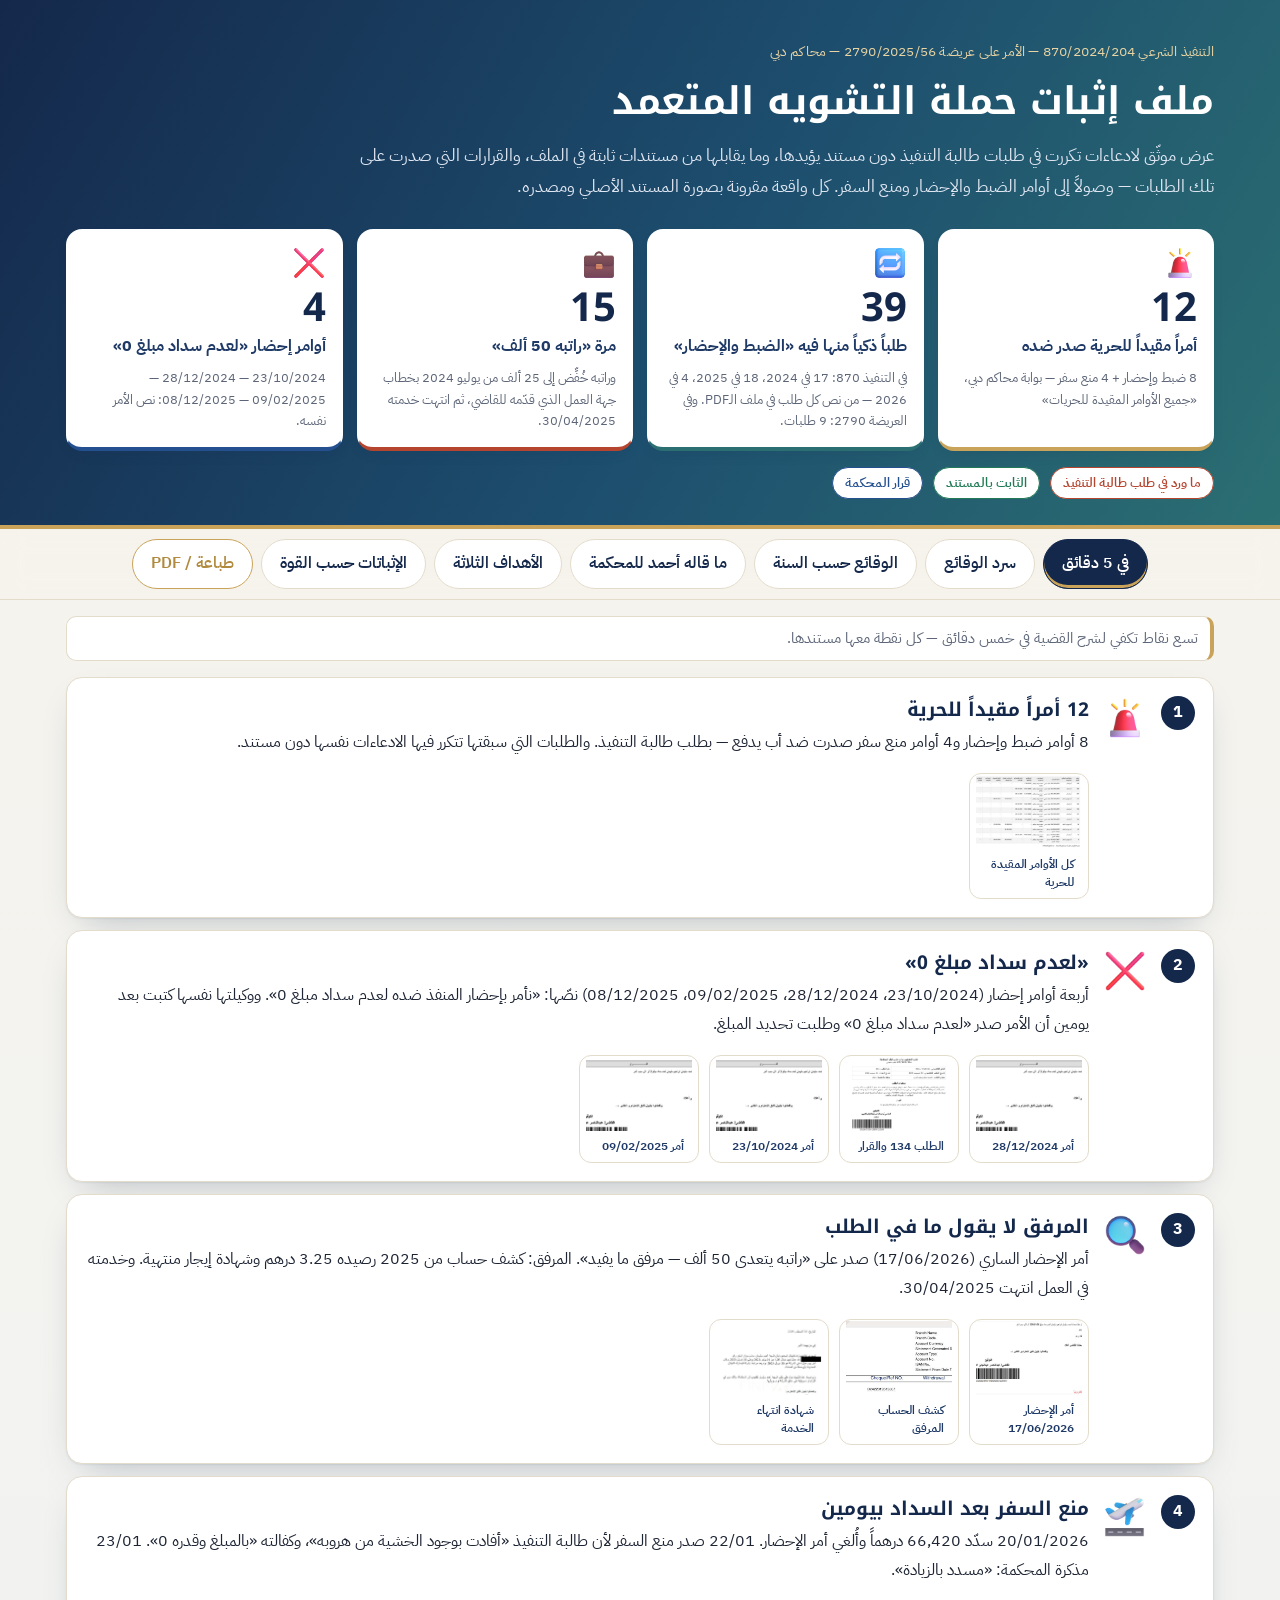
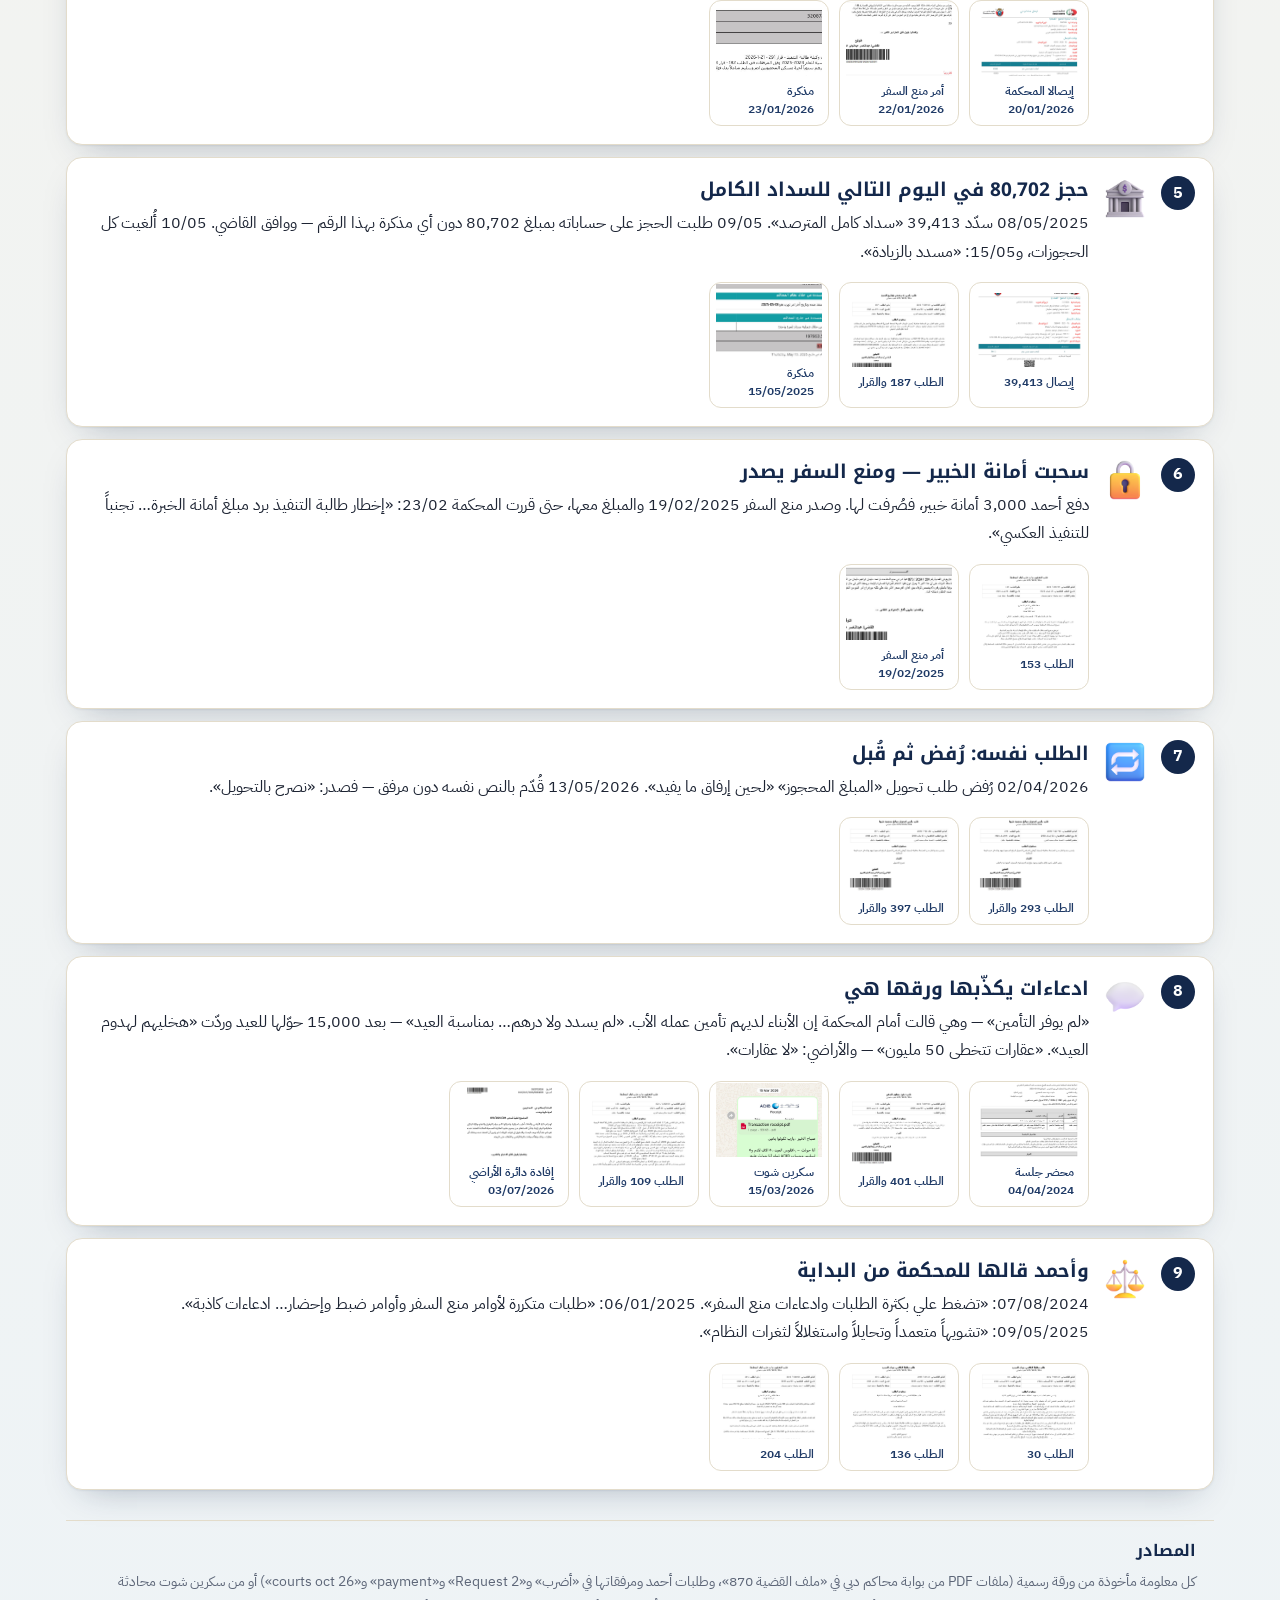
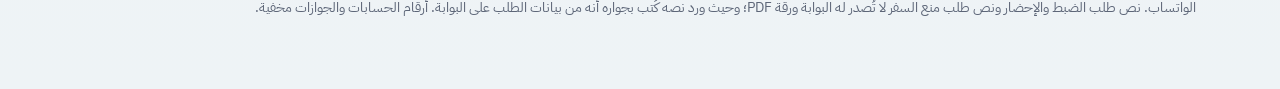
<file: index.html>
<!doctype html>
<html lang="ar" dir="rtl">
<head>
<meta charset="utf-8">
<meta name="viewport" content="width=device-width,initial-scale=1">
<meta name="robots" content="noindex,nofollow">
<title>ملف الإثبات — 870 و2790</title>
<link rel="preconnect" href="https://fonts.googleapis.com">
<link href="https://fonts.googleapis.com/css2?family=IBM+Plex+Sans+Arabic:wght@400;500;600;700&family=Noto+Kufi+Arabic:wght@600;800&display=swap" rel="stylesheet">
<link rel="stylesheet" href="styles.css?v=11">
</head>
<body>
<header class="hero">
  
  <div class="wrap">
    <p class="kicker">التنفيذ الشرعي 870/2024/204 — الأمر على عريضة 2790/2025/56 — محاكم دبي</p>
    <h1>ملف إثبات حملة التشويه المتعمد</h1>
    <p class="lead">عرض موثّق لادعاءات تكررت في طلبات طالبة التنفيذ دون مستند يؤيدها، وما يقابلها من مستندات ثابتة في الملف، والقرارات التي صدرت على تلك الطلبات — وصولاً إلى أوامر الضبط والإحضار ومنع السفر. كل واقعة مقرونة بصورة المستند الأصلي ومصدره.</p>
    <div class="counters" id="counters"></div>
    <div class="legend"><span class="lg her">ما ورد في طلب طالبة التنفيذ</span><span class="lg me">الثابت بالمستند</span><span class="lg court">قرار المحكمة</span></div>
  </div>
</header>

<nav class="modes" id="modes">
  <button data-m="brief">في 5 دقائق</button>
  <button data-m="play">سرد الوقائع</button>
  <button data-m="list">الوقائع حسب السنة</button>
  <button data-m="said">ما قاله أحمد للمحكمة</button>
  <button data-m="goals">الأهداف الثلاثة</button>
  <button data-m="proof">الإثباتات حسب القوة</button>
  <button id="print" class="pr">طباعة / PDF</button>
</nav>

<main class="wrap">
  <p class="hint" id="hint"></p>
  <section id="v-brief" class="view"><div id="brief"></div></section>

  <section id="v-play" class="view">
    <div class="stage" id="stage"></div>
    <div class="ctrl">
      <button id="prev" aria-label="السابق">→ السابق</button>
      <button id="auto" class="auto">عرض تلقائي</button>
      <button id="next" aria-label="التالي">التالي ←</button>
    </div>
    <div class="track" id="track"></div>
  </section>

  <section id="v-list" class="view">
    <div class="filters" id="yf"></div>
    <div id="list"></div>
  </section>

  <section id="v-said" class="view"><div id="said"></div></section>

  <section id="v-goals" class="view">
    <div class="gtabs" id="gtabs"></div>
    <div id="g1" class="gp on"></div><div id="g2" class="gp"></div><div id="g3" class="gp"></div><div id="g4" class="gp"></div>
  </section>

  <section id="v-proof" class="view"><div id="proof"></div></section>

  <footer class="src">
    <h3>المصادر</h3>
    <p>كل معلومة مأخوذة من ورقة رسمية (ملفات PDF من بوابة محاكم دبي في «ملف القضية 870»، وطلبات أحمد ومرفقاتها في «أضرب» و«Request 2» و«payment» و«courts oct 26») أو من سكرين شوت محادثة الواتساب. نص طلب الضبط والإحضار ونص طلب منع السفر لا تُصدر له البوابة ورقة PDF؛ وحيث ورد نصه كُتب بجواره أنه من بيانات الطلب على البوابة. أرقام الحسابات والجوازات مخفية.</p>
  </footer>
</main>

<div class="lb" id="lb" role="dialog" aria-modal="true">
  <div class="box">
    <button class="x" aria-label="إغلاق">×</button>
    <h3 id="lbt"></h3>
    <p class="lbs" id="lbs"></p>
    <div class="lbb" id="lbb"></div>
  </div>
</div>

<script src="ev_auto.js?v=11"></script>
<script src="data.js?v=11"></script>
<script src="story.js?v=11"></script>
<script src="app.js?v=11"></script>
</body>
</html>
</file>
<file: styles.css>
:root{--bg:#f6f3ec;--paper:#ffffff;--paper2:#fbf9f4;--navy:#14284b;--navy2:#1f3a66;--text:#1d2433;--mute:#5d6678;--line:#e3dccb;--gold:#b08a3e;--gold2:#c9a35a;--goldbg:#f5ecd9;
--her:#b5452f;--her-bg:#fbefec;--me:#1f7a55;--me-bg:#ecf6f1;--court:#24508f;--court-bg:#edf2fa;--r:16px;--sh:0 14px 34px -18px rgba(20,40,75,.35),0 1px 2px rgba(20,40,75,.06)}
*{box-sizing:border-box}
body{margin:0;background:var(--bg);color:var(--text);font-family:"IBM Plex Sans Arabic",Tahoma,sans-serif;line-height:1.85;font-size:16px;overflow-x:hidden;
 }
h1,h2,h3{font-family:"Noto Kufi Arabic","IBM Plex Sans Arabic",sans-serif;margin:0;line-height:1.5;text-wrap:balance}
p{margin:0} button{font:inherit;color:inherit;cursor:pointer;border:0;background:none}
.wrap{max-width:1180px;margin:0 auto;padding:0 16px}
time{font-variant-numeric:tabular-nums;color:var(--gold);font-weight:700}
.hero{position:relative;overflow:hidden;padding:40px 0 26px;background:linear-gradient(120deg,#14284b 0%,#1d4e6e 55%,#2b6f72 100%);color:#fff;border-bottom:4px solid var(--gold2)}
.kicker{color:#e9d4a3;font-size:13.5px;letter-spacing:.2px}
.hero h1{font-size:clamp(28px,5vw,46px);margin:8px 0 10px;color:#fff}
.lead{color:#dfe6f2;max-width:860px;font-size:17px}
.counters{display:grid;grid-template-columns:repeat(4,1fr);gap:14px;margin:26px 0 16px}
.ct{background:#fff;color:var(--text);border:1px solid rgba(255,255,255,.4);border-radius:var(--r);padding:16px;box-shadow:var(--sh);transform:perspective(800px) rotateX(4deg);transition:transform .25s}
.ct[data-ev]{cursor:pointer}.ct:hover{transform:perspective(800px) rotateX(0) translateY(-3px)}
.ct b{display:block;font-family:"Noto Kufi Arabic";font-size:40px;color:var(--navy);line-height:1.2}
.ct span{display:block;font-weight:700;color:var(--navy2)}.ct small{display:block;color:var(--mute);font-size:12.5px;line-height:1.7;margin-top:6px}
.legend{display:flex;gap:10px;flex-wrap:wrap;font-size:13px}
.lg{padding:3px 12px;border-radius:99px;border:1px solid}
.lg{background:#fff;font-weight:600}.lg.her{color:var(--her);border-color:var(--her)}.lg.me{color:var(--me);border-color:var(--me)}.lg.court{color:var(--court);border-color:var(--court)}
.modes{position:sticky;top:0;z-index:30;display:flex;gap:8px;justify-content:center;flex-wrap:wrap;padding:10px 12px;background:rgba(246,243,236,.92);backdrop-filter:blur(12px);border-bottom:1px solid var(--line);margin-bottom:22px}
.modes button{padding:9px 18px;border-radius:99px;border:1px solid var(--line);background:#fff;color:var(--navy);font-weight:600}
.modes button.on{background:var(--navy);color:#fff;border-color:var(--navy);box-shadow:inset 0 -3px 0 var(--gold2)}
.view{display:none}.view.on{display:block}
/* stage */
.stage{min-height:420px}
.scene{background:var(--paper);border:1px solid var(--line);border-radius:24px;padding:26px;box-shadow:var(--sh);opacity:0;transform:translateY(14px) scale(.985);transition:.45s}
.scene.in{opacity:1;transform:none}
.scene.t-s{border-top:5px solid var(--gold2)}
.sh{display:flex;justify-content:space-between;gap:10px;flex-wrap:wrap;font-size:13px;color:var(--mute)}
.tier{padding:2px 10px;border-radius:99px;font-size:12.5px;font-weight:700;white-space:nowrap}
.tier.s{background:var(--gold2);color:#fff}.tier.m{background:var(--goldbg);color:var(--gold)}.tier.n{background:#eef0f4;color:var(--mute)}
.scene time{display:block;margin-top:12px;font-size:15px}
.scene h2{color:var(--navy);font-size:clamp(20px,3vw,27px);margin:2px 0 16px}
.pns{display:grid;grid-template-columns:repeat(auto-fit,minmax(240px,1fr));gap:12px}
.pn{border-radius:14px;padding:12px 14px;border:1px solid;border-inline-start-width:4px}
.pn b{display:block;font-size:12.5px;letter-spacing:.3px;margin-bottom:4px}
.pn.her{background:var(--her-bg);border-color:#f0d3cc;border-inline-start-color:var(--her)}.pn.her b{color:var(--her)}
.pn.me{background:var(--me-bg);border-color:#cfe8dc;border-inline-start-color:var(--me)}.pn.me b{color:var(--me)}
.pn.court{background:var(--court-bg);border-color:#d3dff2;border-inline-start-color:var(--court)}.pn.court b{color:var(--court)}
.scene .pn{opacity:0;transform:translateY(8px);transition:.5s}
.scene.in .pn{opacity:1;transform:none}.scene.in .pn:nth-child(2){transition-delay:.35s}.scene.in .pn:nth-child(3){transition-delay:.7s}
.ths{display:flex;gap:10px;flex-wrap:wrap;margin-top:16px}
.th{width:150px;background:#fff;border:1px solid var(--line);border-radius:12px;overflow:hidden;text-align:start;transition:transform .2s}
.th:hover{transform:translateY(-3px);border-color:var(--gold)}
.th img{display:block;width:100%;height:92px;object-fit:cover;object-position:top;background:#fff}
.th span{display:block;font-size:12px;padding:6px 8px;color:var(--navy2);font-weight:600;line-height:1.5}
.pos{margin-top:14px;color:var(--mute);font-size:12.5px;text-align:center}
.ctrl{display:flex;justify-content:center;gap:10px;margin:16px 0}
.ctrl button{padding:9px 18px;border-radius:12px;border:1px solid var(--line);background:#fff;color:var(--navy);font-weight:600}
.ctrl .auto{background:var(--navy);color:#fff;border-color:var(--navy)}.ctrl .auto.run{background:var(--her);color:#fff}
.track{display:grid;gap:8px;margin-bottom:30px}
.tk{display:flex;gap:10px;align-items:center}.tk em{font-style:normal;color:var(--gold);font-size:13px;min-width:82px}
.tk div{display:flex;gap:6px;flex-wrap:wrap}
.dot{width:16px;height:16px;border-radius:50%;background:#dfe4ec;border:1px solid #c8d0dc}
.dot.s{background:#ecd9b0;border-color:var(--gold2)}.dot.on{outline:2px solid var(--navy);outline-offset:2px;background:var(--navy)}
/* list */
.filters{display:grid;gap:8px;margin-bottom:16px}.chips{display:flex;gap:8px;flex-wrap:wrap}
.chips button{padding:6px 14px;border-radius:99px;border:1px solid var(--line);background:#fff;color:var(--navy);font-size:14px}.chips button.on{background:var(--navy);color:#fff;border-color:transparent;font-weight:700}
.card{background:var(--paper);border:1px solid var(--line);border-radius:var(--r);padding:18px;margin-bottom:14px;box-shadow:var(--sh)}
.card.t-s{border-top:4px solid var(--gold2)}.card h3{color:var(--navy)}
.ch{display:flex;justify-content:space-between;gap:10px}.card h3{font-size:18px;margin:4px 0 12px}
.empty{color:var(--mute)}
/* proof */
.tierblk{margin-bottom:28px}.tierblk h2{font-size:21px;margin-bottom:12px}.tierblk h2 small{color:var(--mute);font-size:14px}
.tierblk h2{color:var(--navy)}.tierblk.s h2{color:var(--gold)}
.grid{display:grid;grid-template-columns:repeat(auto-fill,minmax(250px,1fr));gap:10px}
.pc{text-align:start;background:#fff;border:1px solid var(--line);border-radius:14px;padding:12px 14px;transition:.2s}
.tierblk.s .pc{background:var(--goldbg);border-color:#e6d2a6}.pc b{color:var(--navy)}
.pc:hover{transform:translateY(-2px);border-color:var(--gold)}.pc time{display:block;font-size:12.5px}.pc b{font-weight:600;line-height:1.6}
.src{margin:30px 0 50px;padding:18px;border-top:1px solid var(--line);color:var(--mute);font-size:14px}.src h3{color:var(--navy);font-size:16px;margin-bottom:6px}
/* lightbox */
.lb{position:fixed;inset:0;z-index:60;background:rgba(20,40,75,.6);display:none;align-items:center;justify-content:center;padding:14px}
.lb.on{display:flex}
.box{background:#fff;border:1px solid var(--line);border-radius:18px;max-width:980px;width:100%;max-height:92vh;display:flex;flex-direction:column;padding:16px;position:relative}
.box h3{color:var(--navy);font-size:17px;padding-inline-end:40px}.lbs{color:var(--mute);font-size:12.5px;margin:4px 0 10px;word-break:break-word}
.x{position:absolute;top:10px;inset-inline-end:12px;font-size:26px;color:var(--navy);line-height:1}
.lbb{overflow:auto}.lbb img{display:block;max-width:100%;margin:0 auto 10px;border-radius:8px;background:#fff}
.hl{background:var(--goldbg);border-inline-start:3px solid var(--gold);padding:8px 12px;border-radius:8px;margin-bottom:10px;font-size:14px}
@media (max-width:760px){.counters{grid-template-columns:1fr 1fr}.ct b{font-size:32px}.scene{padding:18px}.th{width:calc(50% - 5px)}.modes button{padding:8px 12px;font-size:14px}.tk em{min-width:64px}}
@media (prefers-reduced-motion:reduce){*{transition:none!important}}

.hero .wrap{position:relative;z-index:1}
.fl{position:absolute;width:110px;opacity:.9;filter:drop-shadow(0 18px 18px rgba(0,0,0,.35));animation:fl 6s ease-in-out infinite;z-index:0}
.fl.a{left:4%;top:24px}.fl.b{left:14%;top:150px;width:84px;animation-delay:-2s}.fl.c{left:6%;top:270px;width:92px;animation-delay:-4s}
@keyframes fl{50%{transform:translateY(-12px) rotate(-4deg)}}
.ic{display:block;filter:drop-shadow(0 8px 10px rgba(20,40,75,.22))}
.ic.cti{width:46px;height:46px;margin-bottom:4px}
.ic.big{width:92px;height:92px;flex:none;animation:fl 5s ease-in-out infinite}
.ic.mid{width:34px;height:34px;flex:none}
.ic.pi{width:30px;height:30px;float:inline-start;margin-inline-end:8px}
.sth{display:flex;gap:16px;align-items:center;margin:8px 0 14px}.sth h2{margin:0}
.ch{align-items:center}.ch time{margin-inline-end:auto}
.pc{display:flex;gap:10px;align-items:flex-start;flex-wrap:wrap}.pc time{flex:1}.pc b{flex-basis:100%}
.scene{background:linear-gradient(180deg,#fff,#fdfbf6)}
.pn{box-shadow:0 6px 16px -10px rgba(20,40,75,.25)}
.pn.her{border-radius:16px 16px 16px 4px}.pn.me{border-radius:16px 16px 4px 16px}
body{background:linear-gradient(180deg,#f6f3ec,#eef3f6)}
.ct{transform:perspective(800px) rotateX(6deg);border-bottom:4px solid var(--gold2)}
.ct:nth-child(2){border-bottom-color:#2b6f72}.ct:nth-child(3){border-bottom-color:#b5452f}.ct:nth-child(4){border-bottom-color:#24508f}
@media (max-width:760px){.fl{display:none}.ic.big{width:64px;height:64px}}
@media (min-width:761px){.hero .wrap{padding-left:170px}.fl.a{left:max(16px,calc(50% - 590px))}.fl.b{left:max(40px,calc(50% - 560px))}.fl.c{left:max(16px,calc(50% - 590px))}}

/* formal refinement */
.fl{display:none!important}
@media (min-width:761px){.hero .wrap{padding-left:16px}}
.hero h1{font-size:clamp(26px,4vw,38px)}
.ct{transform:none!important;box-shadow:0 6px 18px -12px rgba(20,40,75,.35)}
.ic.cti{width:34px;height:34px}
.ic.big{width:52px;height:52px;animation:none;padding:8px;background:#f3f0e8;border:1px solid var(--line);border-radius:14px;box-sizing:content-box}
.ic.mid{width:26px;height:26px}
.ic.pi{width:20px;height:20px;margin-top:2px}
.ic{filter:none}
.scene{border-radius:16px}
.scene .pn{transition:.3s}.scene.in .pn:nth-child(2){transition-delay:.12s}.scene.in .pn:nth-child(3){transition-delay:.24s}
.pn.her,.pn.me{border-radius:12px}
.pn p{font-size:15.5px}
.modes .pr{background:#fff;color:var(--gold);border-color:var(--gold2)}
@media (max-width:760px){.ic.big{width:38px;height:38px}}
@media print{
 body{background:#fff}.modes,.ctrl,.track,.filters,.lb,.fl{display:none!important}
.hero{background:#fff!important;color:#000;border-bottom:2px solid #000;padding:0 0 10px}
 .hero h1,.lead,.kicker{color:#000!important}.ct{border:1px solid #999}
 .card{break-inside:avoid;box-shadow:none;border:1px solid #bbb}.th{width:120px}.th img{height:80px}
}
/* === multi-view === */
.modes{overflow-x:auto;flex-wrap:nowrap;justify-content:flex-start;scrollbar-width:none}.modes::-webkit-scrollbar{display:none}
@media (min-width:1100px){.modes{justify-content:center}}
.modes button{white-space:nowrap}
.hint{color:var(--mute);font-size:14.5px;margin:-6px 0 16px;padding:8px 12px;background:#fff;border:1px solid var(--line);border-radius:10px;border-inline-start:4px solid var(--gold2)}
.ths.sm .th{width:120px}.ths.sm .th img{height:74px}
/* brief */
.bf{display:grid;grid-template-columns:auto auto 1fr;gap:14px;align-items:start;background:#fff;border:1px solid var(--line);border-radius:16px;padding:18px;margin-bottom:12px;box-shadow:var(--sh)}
.bn{width:34px;height:34px;border-radius:50%;background:var(--navy);color:#fff;display:grid;place-items:center;font-weight:700}
.ic.bi{width:44px;height:44px}
.bt h3{color:var(--navy);font-size:19px;margin-bottom:4px}.bt p{font-size:15.5px}
/* said */
.sd{background:#fff;border:1px solid var(--line);border-radius:16px;padding:16px;margin-bottom:12px;box-shadow:var(--sh)}
.sdh{display:flex;justify-content:space-between;align-items:center;gap:10px}
.sdh .no{background:var(--me-bg);color:var(--me);font-weight:700;padding:2px 12px;border-radius:99px;border:1px solid #cfe8dc}
.sd blockquote{margin:10px 0;padding:10px 14px;border-inline-start:4px solid var(--me);background:#f7fbf9;border-radius:8px;font-size:15.5px}
.sdr{display:grid;grid-template-columns:1fr 1fr;gap:10px}.sdr b{display:block;font-size:12.5px;color:var(--mute)}
.sdr .dec{background:var(--court-bg);border-radius:10px;padding:8px 12px}.sdr .dec b{color:var(--court)}
/* goals */
.gtabs{display:grid;grid-template-columns:repeat(4,1fr);gap:10px;margin-bottom:18px}
.gtabs button{text-align:start;background:#fff;border:1px solid var(--line);border-radius:14px;padding:12px 14px;border-top:4px solid var(--line)}
.gtabs button b{display:block;color:var(--navy)}.gtabs button small{color:var(--mute);font-size:12.5px;line-height:1.6}
.gtabs button.on{border-top-color:var(--gold2);box-shadow:var(--sh)}
.gp{display:none}.gp.on{display:block}
.cl,.cmp,.lad{background:#fff;border:1px solid var(--line);border-radius:16px;padding:18px;margin-bottom:14px;box-shadow:var(--sh)}
.cl header{display:flex;gap:14px;align-items:center;margin-bottom:10px}
.cnt{min-width:70px;text-align:center;background:var(--her-bg);border:1px solid #f0d3cc;border-radius:12px;padding:6px}
.cnt b{display:block;font-size:30px;color:var(--her);font-family:"Noto Kufi Arabic";line-height:1.2}.cnt span{font-size:12px;color:var(--her)}
.cl h3,.cmp h3,.lad h3{color:var(--navy);font-size:18px}.cl small{color:var(--mute)}
.chips2{display:flex;flex-wrap:wrap;gap:6px;margin-bottom:12px}
.chip{font-size:12.5px;padding:3px 10px;border-radius:99px;background:var(--her-bg);color:var(--her);border:1px solid #f0d3cc}
.chip.ok{background:var(--me-bg);color:var(--me);border-color:#cfe8dc}
.eb{display:inline-block;margin:6px 0 0 6px;font-size:12.5px;padding:3px 10px;border-radius:8px;border:1px solid var(--line);background:#fff;color:var(--navy2);font-weight:600}
.eb:hover{border-color:var(--gold2)}
.cmp h3{margin-bottom:10px}
.lad .sub{color:var(--mute);margin:4px 0 12px}
.rungs{list-style:none;margin:0;padding:0;display:grid;grid-template-columns:repeat(auto-fill,minmax(190px,1fr));gap:8px;counter-reset:r}
.rungs li{position:relative;background:#fbf9f4;border:1px solid var(--line);border-radius:12px;padding:10px 12px;counter-increment:r}
.rungs li::before{content:counter(r);position:absolute;top:8px;inset-inline-end:10px;color:var(--gold);font-weight:700}
.rungs li.final{background:var(--goldbg);border-color:var(--gold2)}
.rungs .no{font-weight:700;color:var(--navy);display:block}.rungs p{font-size:14px;margin:4px 0}
.res{display:inline-block;font-size:12.5px;padding:2px 8px;border-radius:6px}
.res.yes{background:#fdecea;color:#a3321d}.res.no{background:#eef0f4;color:var(--mute)}.res.mid{background:#fff4dd;color:#8a6420}
.note{margin-top:10px;font-size:13.5px;color:var(--mute);border-inline-start:3px solid var(--gold2);padding-inline-start:10px}
.eps{margin-bottom:12px}.ep{display:none}.ep.on{display:block}
.eph{font-family:"Noto Kufi Arabic";color:var(--navy);font-size:18px}.eps2{color:var(--mute);margin:6px 0 14px}
.etl{list-style:none;margin:0;padding:0;border-inline-start:3px solid var(--line);padding-inline-start:16px}
.etl li{position:relative;background:#fff;border:1px solid var(--line);border-radius:12px;padding:10px 14px;margin-bottom:8px}
.etl li::before{content:"";position:absolute;inset-inline-start:-24px;top:16px;width:12px;height:12px;border-radius:50%;background:var(--line)}
.etl li.claim::before{background:var(--her)}.etl li.fact::before{background:var(--me)}.etl li.court::before{background:var(--court)}.etl li.order::before{background:#111}
.etl li.order{border-color:#e6b9ae;background:#fff8f6}
.eh{display:flex;gap:8px;flex-wrap:wrap;align-items:center}.eh small{color:var(--mute);font-size:12px}
.who{font-size:12px;padding:1px 8px;border-radius:99px}.who.claim{background:var(--her-bg);color:var(--her)}.who.fact{background:var(--me-bg);color:var(--me)}.who.court{background:var(--court-bg);color:var(--court)}.who.order{background:#222;color:#fff}
.etl q{display:block;margin:4px 0;color:var(--her)}.etl p{font-size:14.5px}
.gap{display:block;font-style:normal;font-size:12px;color:var(--gold);font-weight:700}
@media (max-width:760px){.gtabs{grid-template-columns:1fr 1fr}.sdr{grid-template-columns:1fr}.bf{grid-template-columns:auto 1fr}.bf .bi{display:none}}
@media print{.view{display:none!important}.view.on{display:block!important}.hint,#v-play .ctrl,#v-play .track{display:none!important}.gp{display:block!important}.ep{display:block!important}.eps,.gtabs{display:none!important}.bf,.sd,.cl,.cmp,.lad,.etl li{break-inside:avoid;box-shadow:none}}
</file>
